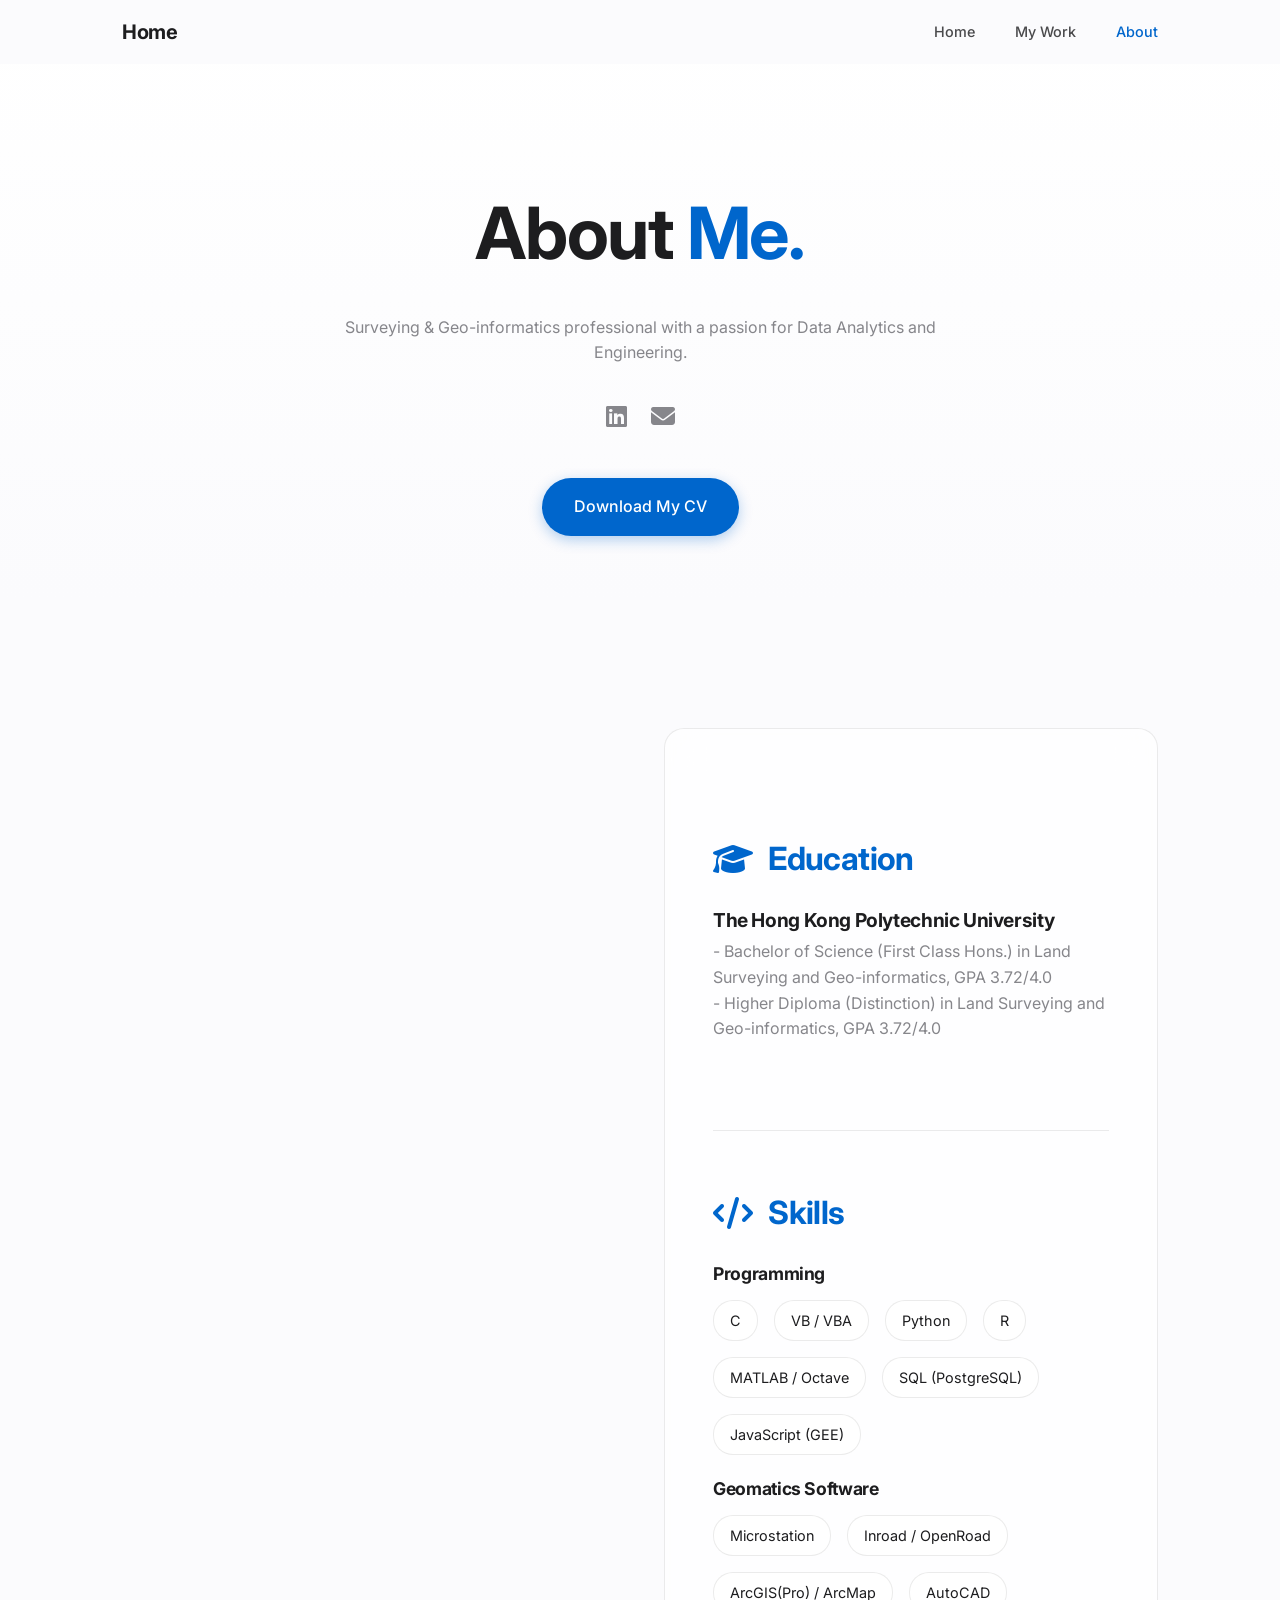
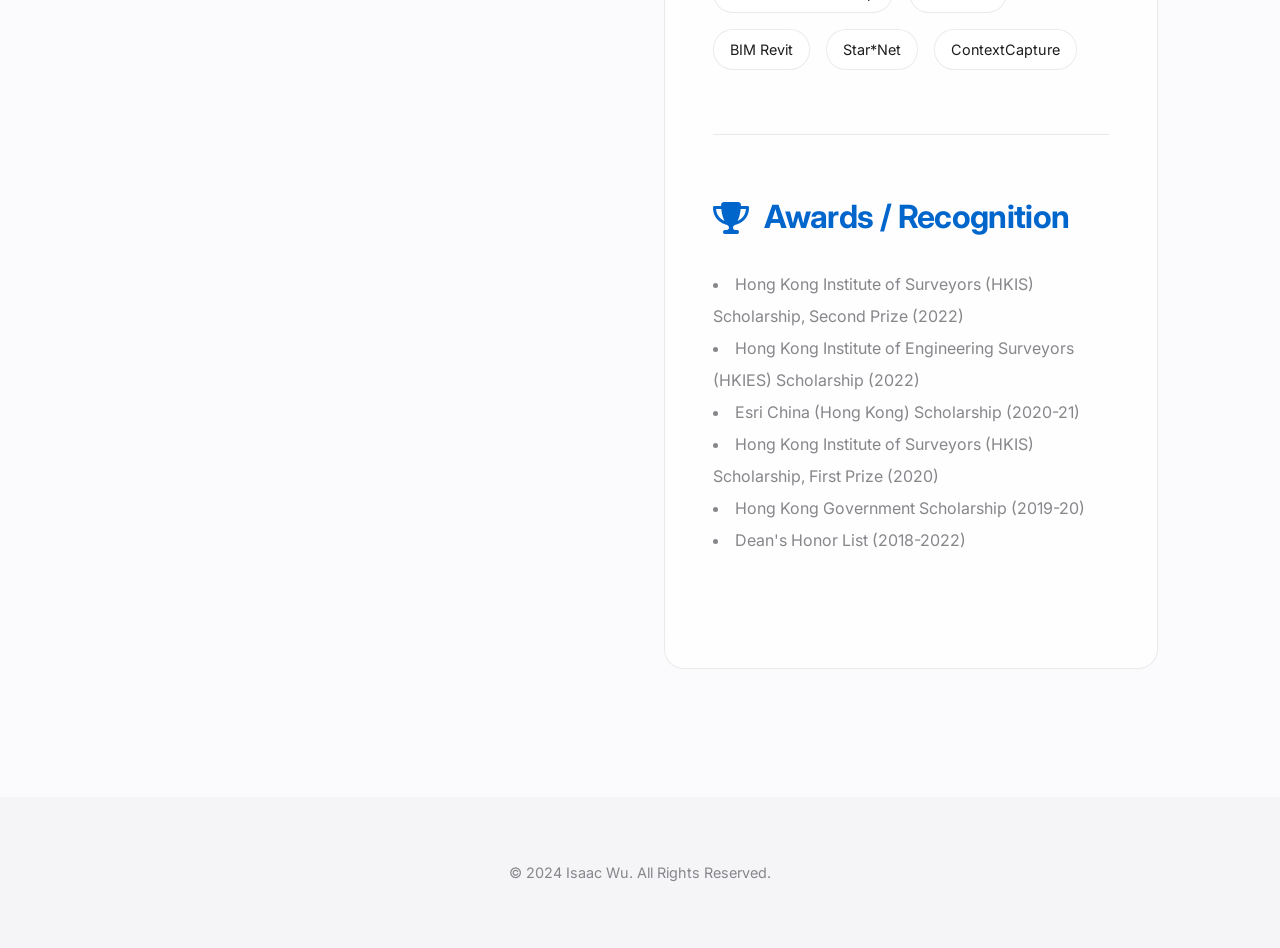
<file: about.html>
<!DOCTYPE html>
<html lang="en">

<head>
    <meta charset="UTF-8">
    <meta name="viewport" content="width=device-width, initial-scale=1.0">
    <title>About - Isaac Wu</title>
    <!-- CSS -->
    <link rel="stylesheet" href="css/style.css">
    <!-- FontAwesome for icons -->
    <link rel="stylesheet" href="https://cdnjs.cloudflare.com/ajax/libs/font-awesome/6.4.0/css/all.min.css">
    <style>
        .about-header {
            padding: 12rem 0 4rem;
            text-align: center;
            background: linear-gradient(to bottom, var(--bg-secondary), var(--bg-primary));
        }

        .resume-section {
            padding: 4rem 0;
            border-bottom: 1px solid var(--border-color);
        }

        .resume-section:last-child {
            border-bottom: none;
        }

        .resume-title {
            font-size: 2rem;
            color: var(--accent-primary);
            margin-bottom: 2rem;
            display: flex;
            align-items: center;
            gap: 1rem;
        }

        .skills-list {
            display: flex;
            flex-wrap: wrap;
            gap: 1rem;
        }

        .skill-tag {
            background: var(--bg-secondary);
            border: 1px solid var(--border-color);
            padding: 0.5rem 1rem;
            border-radius: 20px;
            font-size: 0.9rem;
            transition: all 0.3s ease;
        }

        .skill-tag:hover {
            border-color: var(--accent-primary);
            background: rgba(59, 130, 246, 0.1);
            transform: translateY(-2px);
        }

        .about-image {
            width: 100%;
            border-radius: 16px;
            margin-bottom: 2rem;
            border: 1px solid var(--border-color);
        }

        .social-links {
            display: flex;
            gap: 1.5rem;
            margin-top: 2rem;
        }

        .social-link {
            font-size: 1.5rem;
            color: var(--text-secondary);
            transition: color 0.3s ease;
        }

        .social-link:hover {
            color: var(--accent-primary);
        }
    </style>
</head>

<body>

    <!-- Navigation -->
    <nav>
        <div class="container nav-content">
            <a href="index.html" class="logo">Home</a>
            <ul class="nav-links">
                <li><a href="index.html">Home</a></li>
                <li><a href="my-work.html">My Work</a></li>
                <li><a href="about.html" class="active">About</a></li>
            </ul>
        </div>
    </nav>

    <!-- Header -->
    <header class="about-header fade-up visible">
        <div class="container">
            <h1 class="hero-title">About <span>Me.</span></h1>
            <p style="color: var(--text-secondary); max-width: 600px; margin: 0 auto;">Surveying & Geo-informatics
                professional with a passion for Data Analytics and Engineering.</p>
            <div class="social-links" style="justify-content: center;">
                <a href="https://www.linkedin.com/in/isaac-wu/" target="_blank" class="social-link"><i
                        class="fab fa-linkedin"></i></a>
                <a href="mailto:waiwai9943@gmail.com" class="social-link"><i class="fas fa-envelope"></i></a>
            </div>
            <br>
            <a href="https://connectpolyu-my.sharepoint.com/:b:/g/personal/20015042d_connect_polyu_hk/EROfLpJteEpLnzbAumsZRcYBcqhrGrcbzokLlEQ2Lmq2Dw?e=NAlWu9"
                target="_blank" class="btn btn-primary" style="margin-top:1rem;">Download My CV</a>
        </div>
    </header>

    <!-- Main Content -->
    <section class="section">
        <div class="container">
            <div class="grid-2">
                <div class="fade-up">
                </div>

                <div class="glass" style="padding: 3rem;">

                    <div class="resume-section fade-up">
                        <h3 class="resume-title"><i class="fas fa-graduation-cap"></i> Education</h3>
                        <div style="margin-bottom: 1.5rem;">
                            <h4 style="font-size: 1.2rem; margin-bottom:0.5rem;">The Hong Kong Polytechnic University
                            </h4>
                            <p style="color: var(--text-secondary);">- Bachelor of Science (First Class Hons.) in Land
                                Surveying and Geo-informatics, GPA 3.72/4.0</p>
                            <p style="color: var(--text-secondary);">- Higher Diploma (Distinction) in Land Surveying
                                and Geo-informatics, GPA 3.72/4.0</p>
                        </div>
                    </div>

                    <div class="resume-section fade-up">
                        <h3 class="resume-title"><i class="fas fa-code"></i> Skills</h3>
                        <div style="margin-bottom: 1.5rem;">
                            <h4 style="font-size: 1.1rem; margin-bottom: 1rem; color: var(--text-primary);">Programming
                            </h4>
                            <div class="skills-list">
                                <span class="skill-tag">C</span>
                                <span class="skill-tag">VB / VBA</span>
                                <span class="skill-tag">Python</span>
                                <span class="skill-tag">R</span>
                                <span class="skill-tag">MATLAB / Octave</span>
                                <span class="skill-tag">SQL (PostgreSQL)</span>
                                <span class="skill-tag">JavaScript (GEE)</span>
                            </div>
                        </div>
                        <div>
                            <h4 style="font-size: 1.1rem; margin-bottom: 1rem; color: var(--text-primary);">Geomatics
                                Software</h4>
                            <div class="skills-list">
                                <span class="skill-tag">Microstation</span>
                                <span class="skill-tag">Inroad / OpenRoad</span>
                                <span class="skill-tag">ArcGIS(Pro) / ArcMap</span>
                                <span class="skill-tag">AutoCAD</span>
                                <span class="skill-tag">BIM Revit</span>
                                <span class="skill-tag">Star*Net</span>
                                <span class="skill-tag">ContextCapture</span>
                            </div>
                        </div>
                    </div>

                    <div class="resume-section fade-up">
                        <h3 class="resume-title"><i class="fas fa-trophy"></i> Awards / Recognition</h3>
                        <ul style="color: var(--text-secondary); list-style-position: inside; line-height: 2;">
                            <li>Hong Kong Institute of Surveyors (HKIS) Scholarship, Second Prize (2022)</li>
                            <li>Hong Kong Institute of Engineering Surveyors (HKIES) Scholarship (2022)</li>
                            <li>Esri China (Hong Kong) Scholarship (2020-21)</li>
                            <li>Hong Kong Institute of Surveyors (HKIS) Scholarship, First Prize (2020)</li>
                            <li>Hong Kong Government Scholarship (2019-20)</li>
                            <li>Dean's Honor List (2018-2022)</li>
                        </ul>
                    </div>

                </div>
            </div>
        </div>
    </section>

    <!-- Footer -->
    <footer>
        <div class="container">
            <p>&copy; 2024 Isaac Wu. All Rights Reserved.</p>
        </div>
    </footer>

    <!-- JS -->
    <script src="js/main.js"></script>
</body>

</html>
</file>
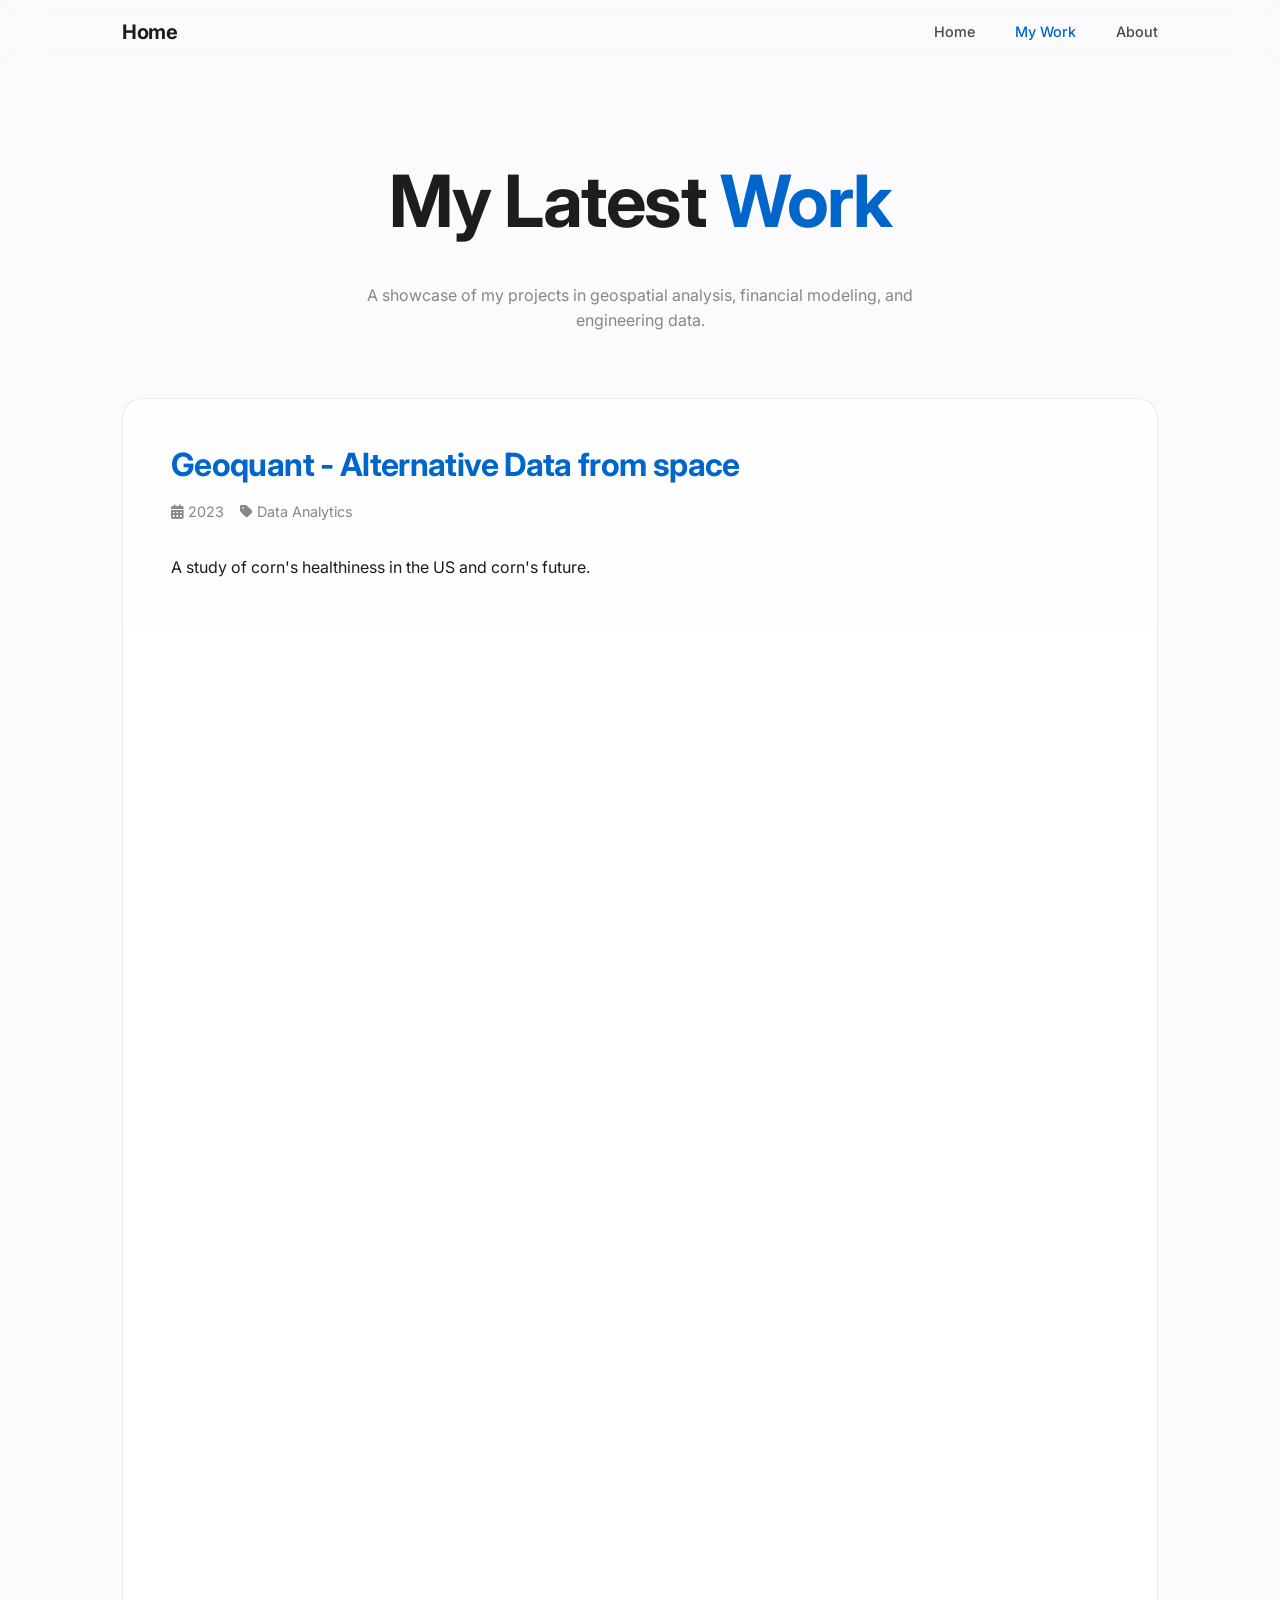
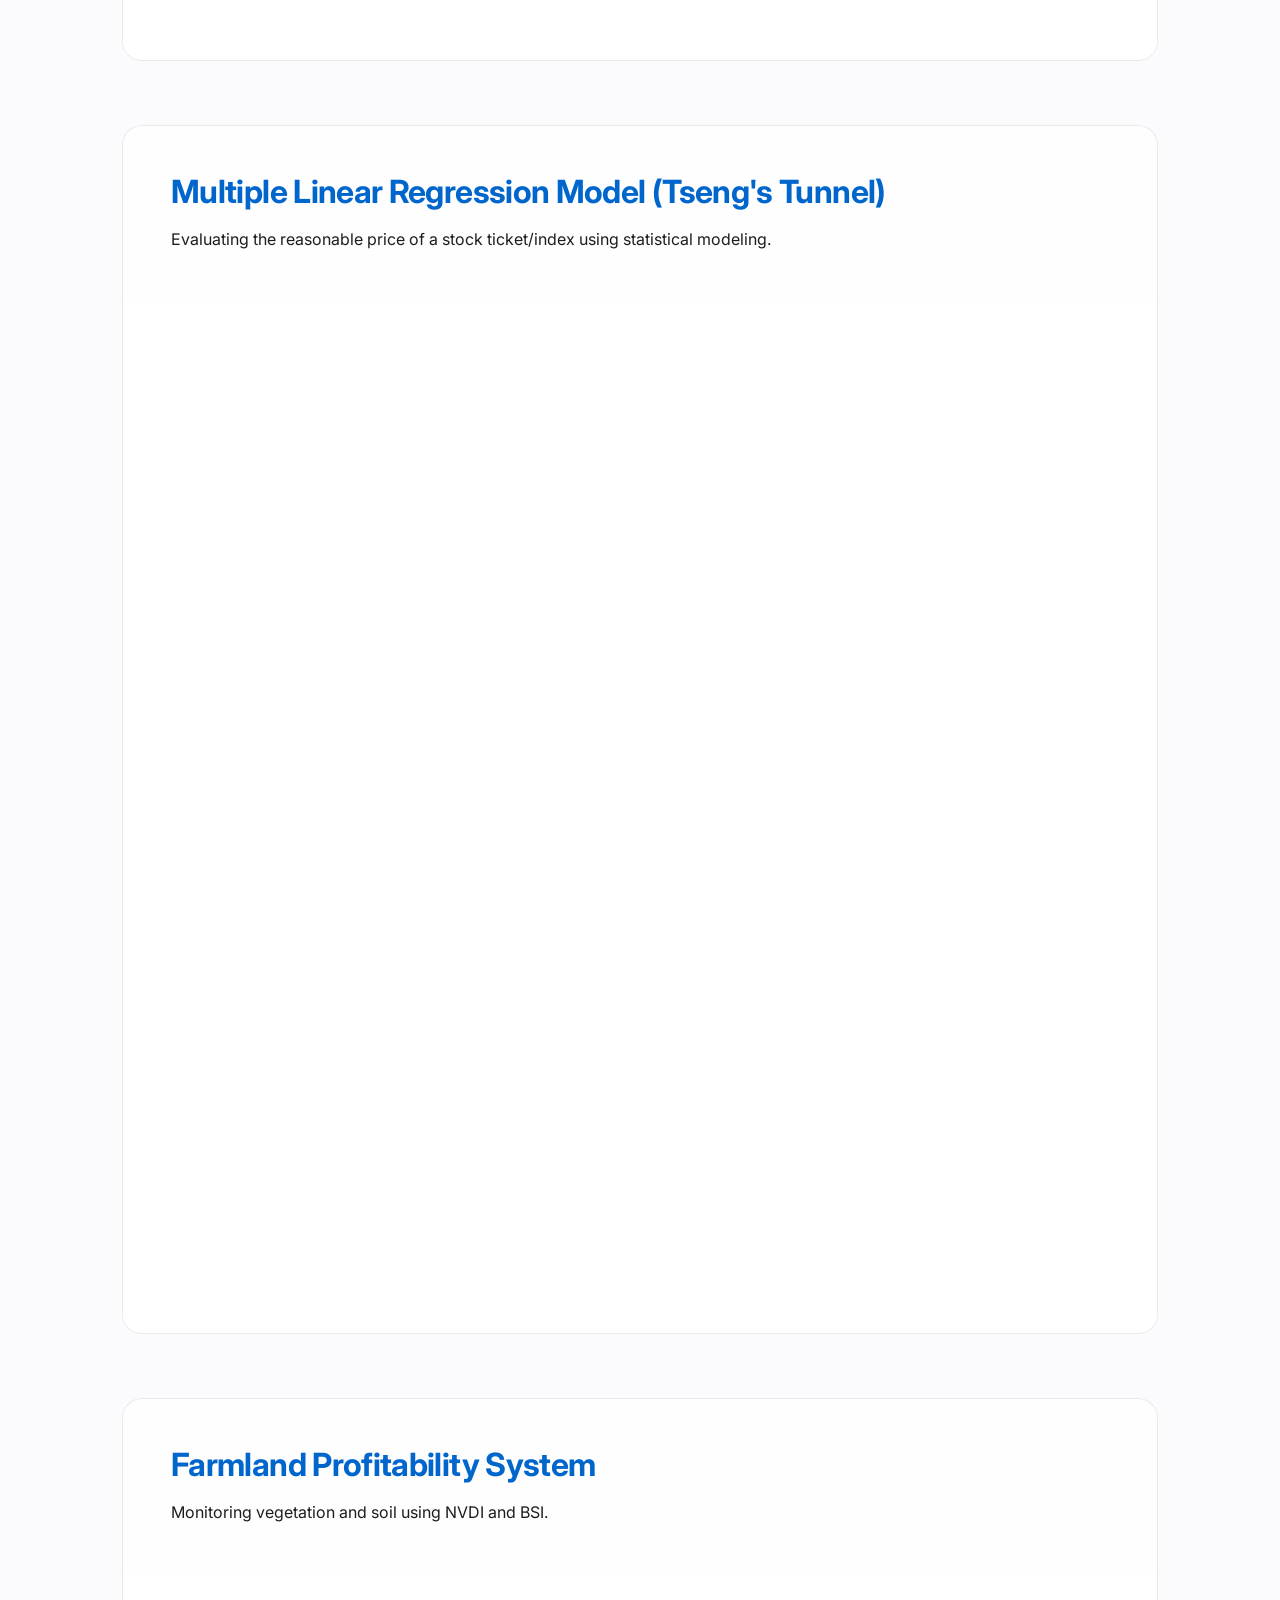
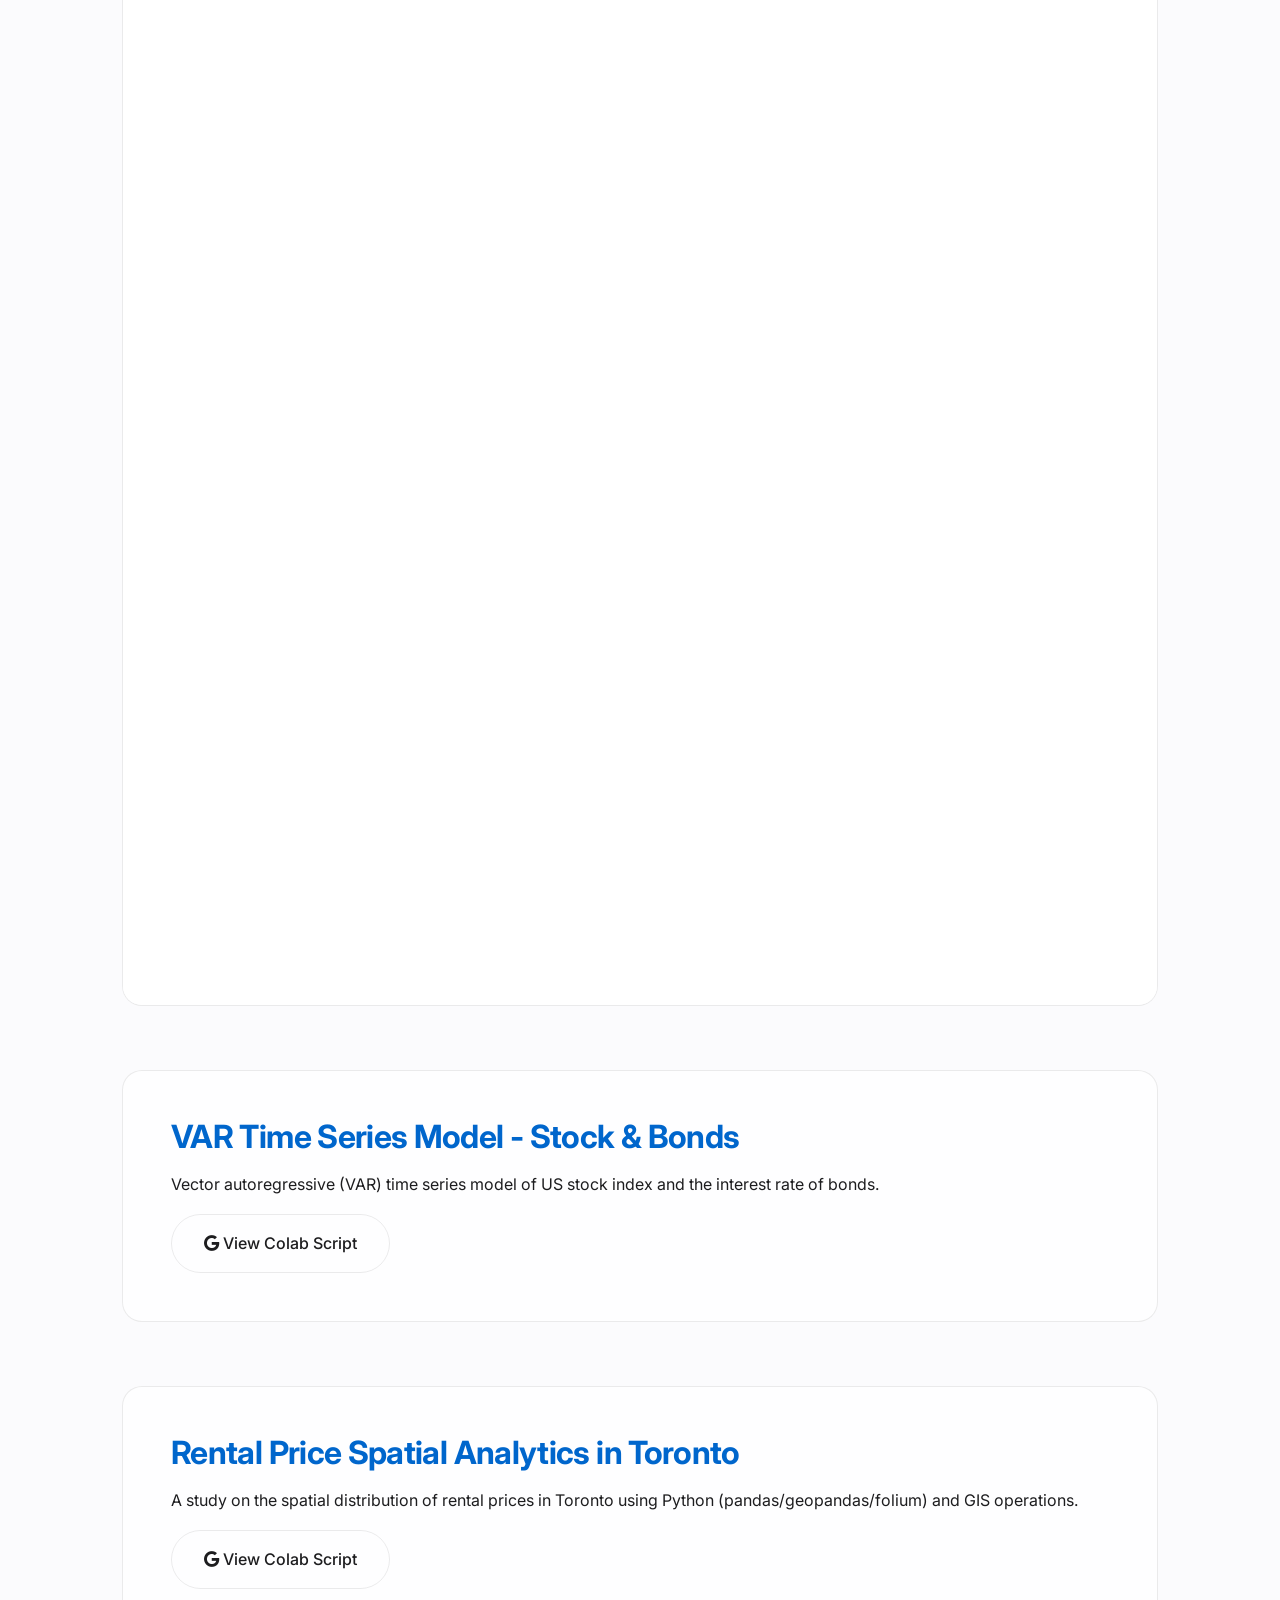
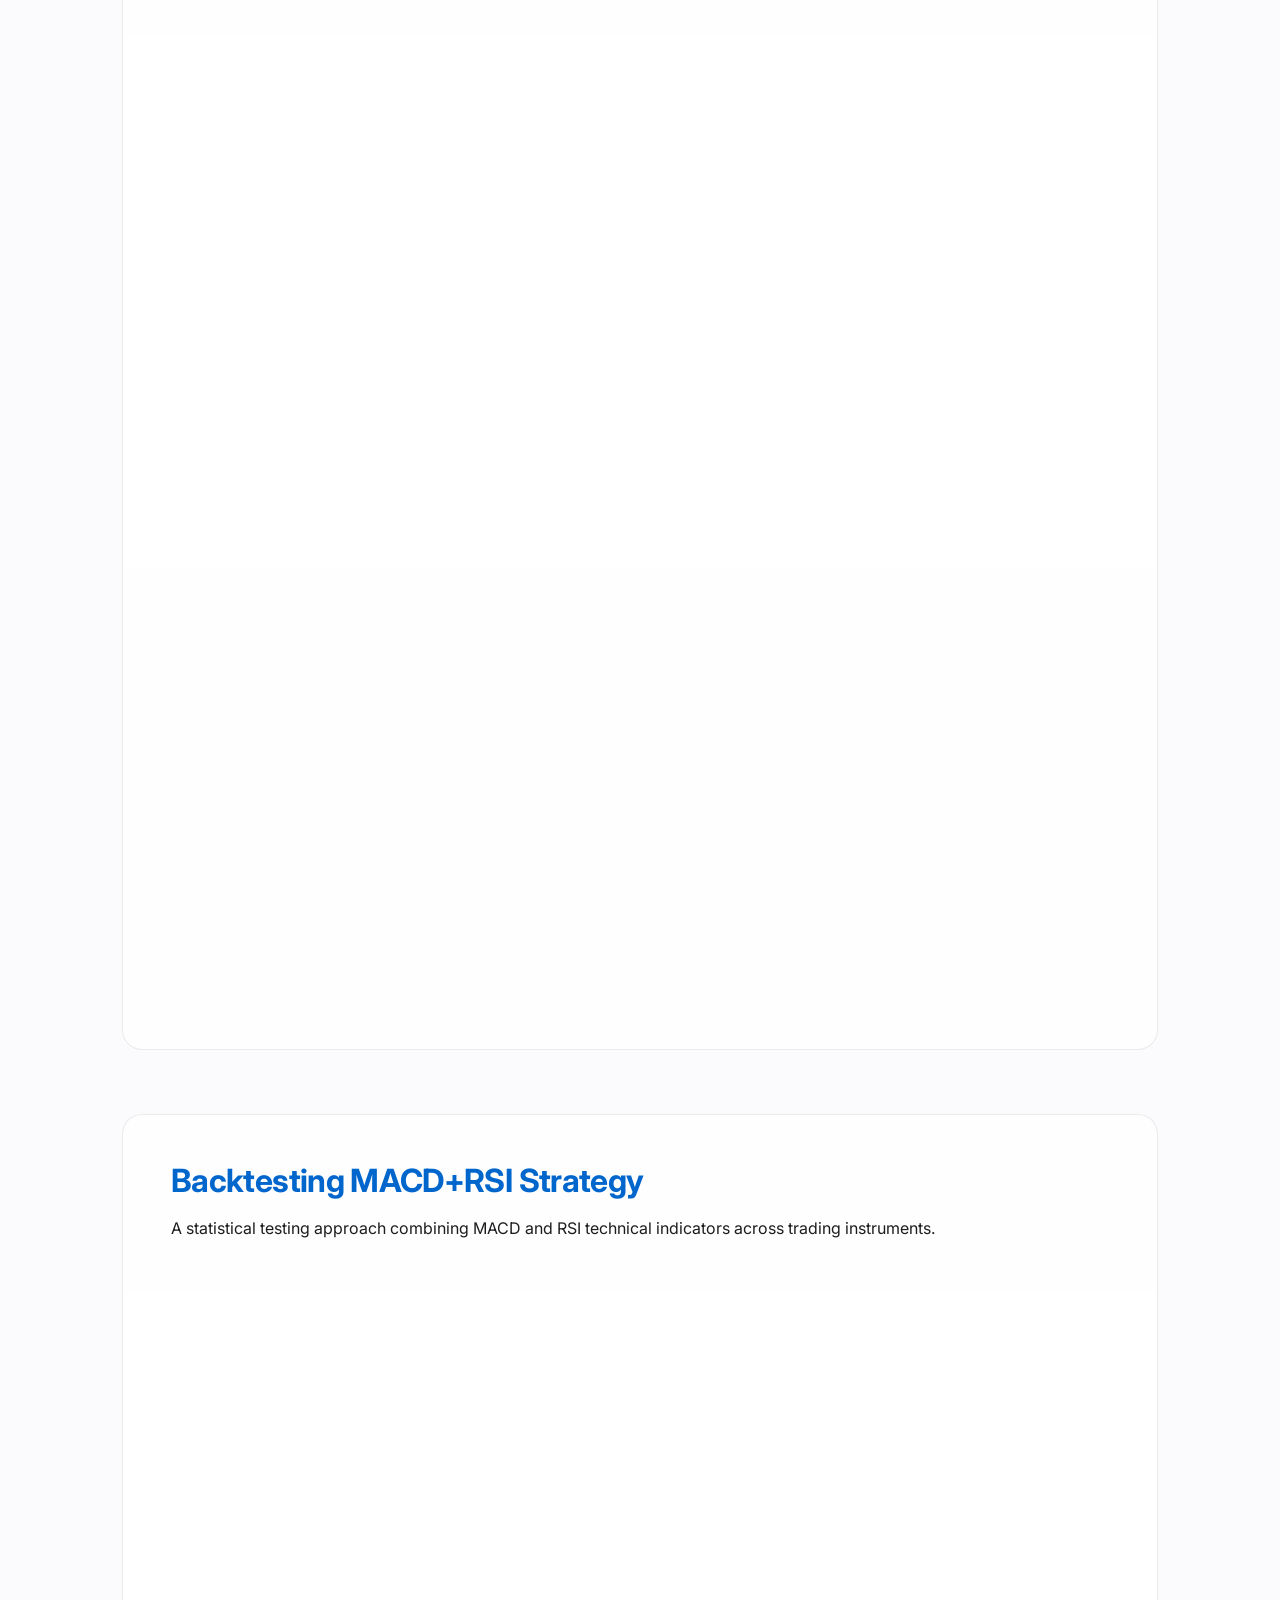
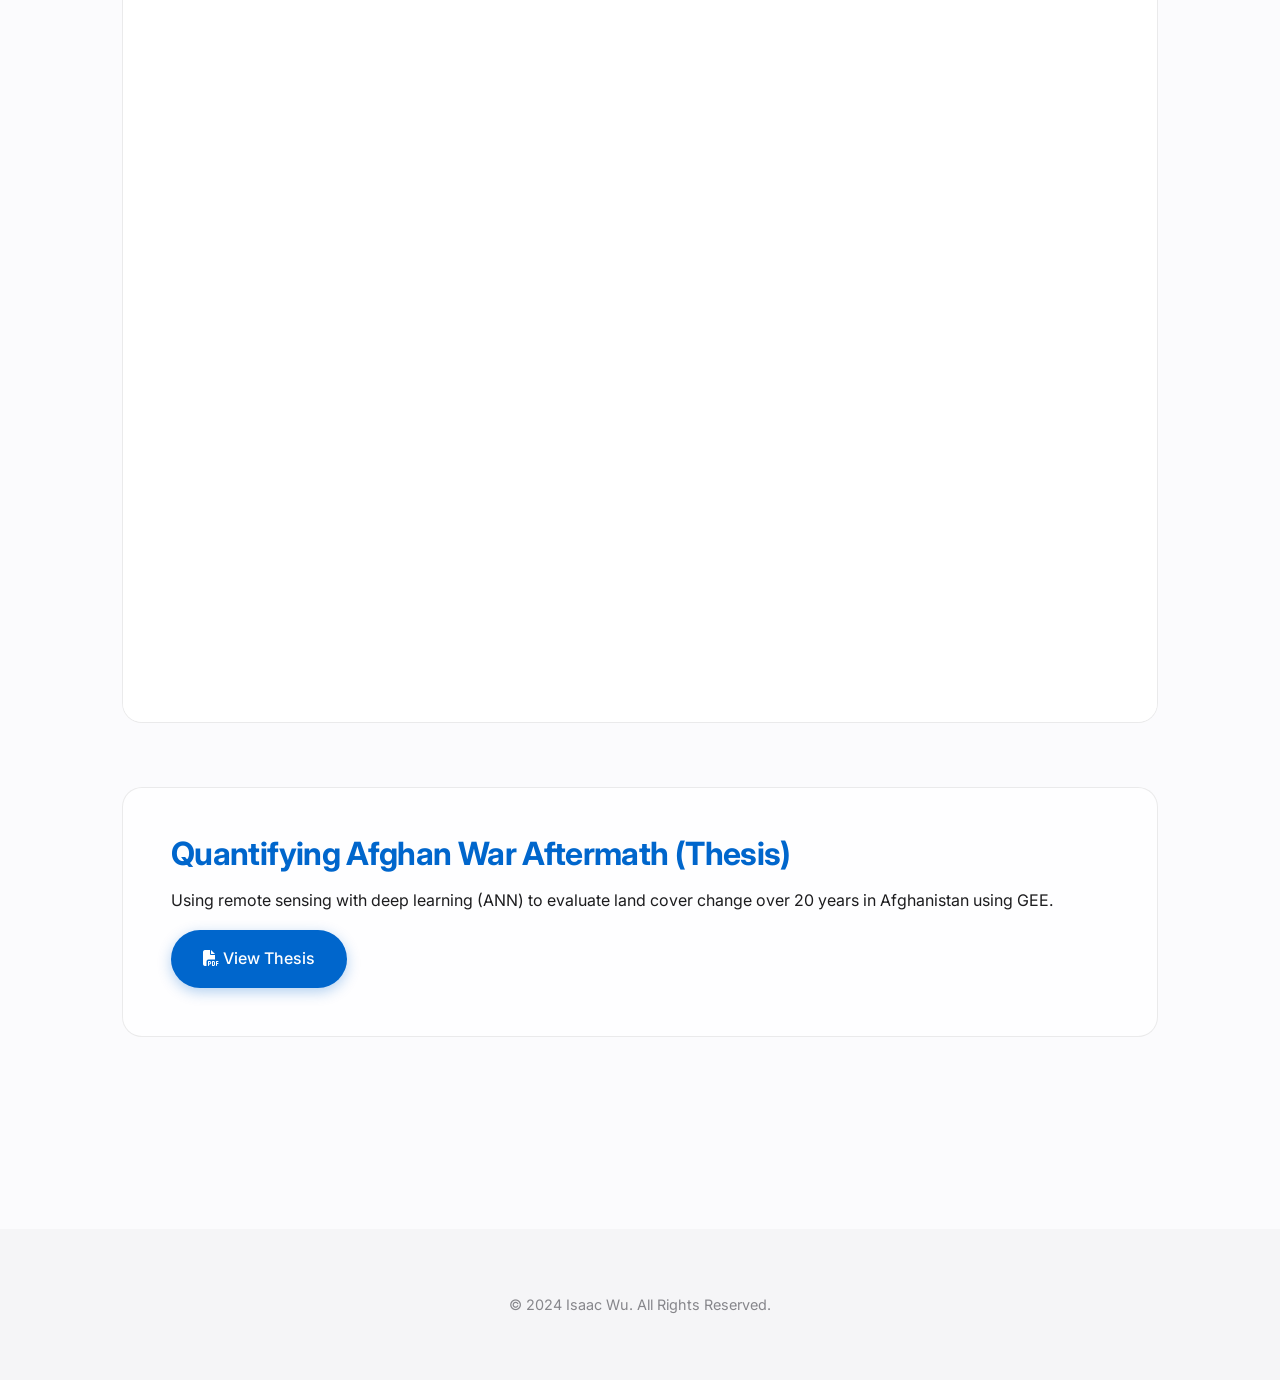
<file: my-work.html>
<!DOCTYPE html>
<html lang="en">

<head>
    <meta charset="UTF-8">
    <meta name="viewport" content="width=device-width, initial-scale=1.0">
    <title>My Work - Isaac Wu</title>
    <!-- CSS -->
    <link rel="stylesheet" href="css/style.css">
    <!-- FontAwesome for icons -->
    <link rel="stylesheet" href="https://cdnjs.cloudflare.com/ajax/libs/font-awesome/6.4.0/css/all.min.css">
    <style>
        .work-header {
            padding: 10rem 0 4rem;
            text-align: center;
        }

        .project-card {
            background: var(--bg-glass);
            border: 1px solid var(--border-color);
            border-radius: 20px;
            overflow: hidden;
            margin-bottom: 4rem;
            transition: all 0.4s ease;
        }

        .project-card:hover {
            box-shadow: var(--shadow-lg);
            border-color: rgba(255, 255, 255, 0.2);
            transform: translateY(-5px);
        }

        .project-content {
            padding: 3rem;
        }

        .project-title {
            font-size: 2rem;
            color: var(--accent-primary);
            margin-bottom: 1rem;
        }

        .project-meta {
            display: flex;
            align-items: center;
            gap: 1rem;
            margin-bottom: 2rem;
            color: var(--text-secondary);
            font-size: 0.9rem;
        }

        .media-container {
            width: 100%;
            background: var(--bg-secondary);
            position: relative;
            padding: 1rem;
        }

        .iframe-wrapper {
            width: 100%;
            height: 1000px;
            border-radius: 12px;
            overflow: hidden;
        }

        .iframe-wrapper iframe {
            width: 100%;
            height: 100%;
            border: none;
        }

        .project-gallery {
            display: grid;
            grid-template-columns: repeat(auto-fit, minmax(300px, 1fr));
            gap: 1.5rem;
            margin-top: 2rem;
            padding: 0 3rem 3rem;
        }

        .gallery-img {
            width: 100%;
            height: 250px;
            object-fit: cover;
            border-radius: 12px;
            transition: transform 0.3s;
            cursor: pointer;
            border: 1px solid rgba(255, 255, 255, 0.1);
        }

        .gallery-img:hover {
            transform: scale(1.03);
            border-color: var(--accent-primary);
        }

        .split-project {
            display: grid;
            grid-template-columns: 1fr 1fr;
            gap: 2rem;
            padding: 0 3rem 3rem;
        }

        @media (max-width: 768px) {
            .split-project {
                grid-template-columns: 1fr;
            }

            .project-content {
                padding: 2rem;
            }
        }
    </style>
</head>

<body>

    <!-- Navigation -->
    <nav>
        <div class="container nav-content">
            <a href="index.html" class="logo">Home</a>
            <ul class="nav-links">
                <li><a href="index.html">Home</a></li>
                <li><a href="my-work.html" class="active">My Work</a></li>
                <li><a href="about.html">About</a></li>
            </ul>
        </div>
    </nav>

    <!-- Header -->
    <header class="work-header fade-up visible">
        <div class="container">
            <h1 class="hero-title">My Latest <span>Work</span></h1>
            <p style="color: var(--text-secondary); max-width: 600px; margin: 0 auto;">A showcase of my projects in
                geospatial analysis, financial modeling, and engineering data.</p>
        </div>
    </header>

    <!-- Main Content -->
    <section class="section" style="padding-top: 0;">
        <div class="container">

            <!-- Project 1 -->
            <div class="project-card fade-up">
                <div class="project-content">
                    <h2 class="project-title">Geoquant - Alternative Data from space</h2>
                    <div class="project-meta">
                        <span><i class="fas fa-calendar-alt"></i> 2023</span>
                        <span><i class="fas fa-tag"></i> Data Analytics</span>
                    </div>
                    <p>A study of corn's healthiness in the US and corn's future.</p>
                </div>
                <div class="media-container">
                    <div class="iframe-wrapper">
                        <iframe src="https://geoquant-575923250281.us-central1.run.app"
                            title="choropleth map of mean price" scrolling="no"></iframe>
                    </div>
                </div>
            </div>

            <!-- Project 2 -->
            <div class="project-card fade-up">
                <div class="project-content">
                    <h2 class="project-title">Multiple Linear Regression Model (Tseng's Tunnel)</h2>
                    <p>Evaluating the reasonable price of a stock ticket/index using statistical modeling.</p>
                </div>
                <div class="media-container">
                    <div class="iframe-wrapper">
                        <iframe src="https://stocklinear-152860377095.us-east1.run.app/" title="Stock Linear Model"
                            scrolling="no"></iframe>
                    </div>
                </div>
            </div>

            <!-- Project 3 -->
            <div class="project-card fade-up">
                <div class="project-content">
                    <h2 class="project-title">Farmland Profitability System</h2>
                    <p>Monitoring vegetation and soil using NVDI and BSI.</p>
                </div>
                <div class="media-container">
                    <div class="iframe-wrapper">
                        <iframe src="https://agriapp-152860377095.us-east1.run.app/" title="Agri App"
                            scrolling="no"></iframe>
                    </div>
                </div>
            </div>

            <!-- Project 4 -->
            <div class="project-card fade-up">
                <div class="project-content">
                    <h2 class="project-title">VAR Time Series Model - Stock & Bonds</h2>
                    <p>Vector autoregressive (VAR) time series model of US stock index and the interest rate of bonds.
                    </p>
                    <a href="https://colab.research.google.com/drive/1GThfFIhEUzNMC79-MteUqe0tQYx64VZ1?usp=sharing"
                        target="_blank" class="btn btn-outline" style="margin-top: 1rem;"><i class="fab fa-google"></i>
                        View Colab Script</a>
                </div>
            </div>

            <!-- Project 5 -->
            <div class="project-card fade-up">
                <div class="project-content">
                    <h2 class="project-title">Rental Price Spatial Analytics in Toronto</h2>
                    <p>A study on the spatial distribution of rental prices in Toronto using Python
                        (pandas/geopandas/folium) and GIS operations.</p>
                    <a href="https://colab.research.google.com/drive/1Vc2fJUd4onDW4eT9nH4hYIL2P0DgqhCk?usp=sharing"
                        target="_blank" class="btn btn-outline" style="margin-top: 1rem;"><i class="fab fa-google"></i>
                        View Colab Script</a>
                </div>
                <div class="media-container">
                    <div class="iframe-wrapper" style="height: 500px;">
                        <iframe src="https://waiwai9943.github.io/gis_web_private/heatmap.html"
                            title="Heatmap of rental in Toronto" scrolling="no"></iframe>
                    </div>
                </div>
                <div class="split-project" style="margin-top: 2rem;">
                    <div class="iframe-wrapper" style="height: 400px;">
                        <iframe src="https://waiwai9943.github.io/gis_web_private/choropleth.html"
                            title="Choropleth map" scrolling="no"></iframe>
                    </div>
                    <div class="iframe-wrapper" style="height: 400px;">
                        <iframe src="https://waiwai9943.github.io/gis_web_private/lisa.html" title="LISA"
                            scrolling="no"></iframe>
                    </div>
                </div>
            </div>

            <!-- Project 6 -->
            <div class="project-card fade-up">
                <div class="project-content">
                    <h2 class="project-title">Backtesting MACD+RSI Strategy</h2>
                    <p>A statistical testing approach combining MACD and RSI technical indicators across trading
                        instruments.</p>
                </div>
                <div class="media-container">
                    <div class="iframe-wrapper" style="height: 1000px;">
                        <iframe src="https://waiwai9943.github.io/gis_web_private/MACDcross_RSI.html"
                            title="MACD+RSI Strategy" scrolling="no"></iframe>
                    </div>
                </div>
            </div>

            <!-- Project 7 -->
            <div class="project-card fade-up">
                <div class="project-content">
                    <h2 class="project-title">Quantifying Afghan War Aftermath (Thesis)</h2>
                    <p>Using remote sensing with deep learning (ANN) to evaluate land cover change over 20 years in
                        Afghanistan using GEE.</p>
                    <a href="https://connectpolyu-my.sharepoint.com/:b:/g/personal/20015042d_connect_polyu_hk/Ed6OVlSYVx1HvQDWzr6zl0QBKt3KtK1q1wtGBBVtdc-V_A?e=NXPYge"
                        target="_blank" class="btn btn-primary" style="margin-top: 1rem;"><i
                            class="fas fa-file-pdf"></i> View Thesis</a>
                </div>
            </div>

        </div>
    </section>

    <!-- Footer -->
    <footer>
        <div class="container">
            <p>&copy; 2024 Isaac Wu. All Rights Reserved.</p>
        </div>
    </footer>

    <!-- JS -->
    <script src="js/main.js"></script>
</body>

</html>
</file>
<file: css/style.css>
/* Ultra-Modern Light Theme (Apple-esque) */
@import url('https://fonts.googleapis.com/css2?family=Inter:wght@300;400;500;600;700&display=swap');

:root {
  --bg-primary: #fbfbfd;
  --bg-secondary: #ffffff;
  --bg-glass: rgba(255, 255, 255, 0.75);
  --bg-subtle: #f5f5f7;
  --text-primary: #1d1d1f;
  --text-secondary: #86868b;
  --accent-primary: #0066cc;
  --accent-secondary: #0071e3;
  --accent-gradient: linear-gradient(135deg, var(--accent-primary), var(--accent-secondary));
  --border-color: rgba(0, 0, 0, 0.08);
  --shadow-sm: 0 4px 14px rgba(0, 0, 0, 0.04);
  --shadow-md: 0 10px 30px rgba(0, 0, 0, 0.08);
  --shadow-lg: 0 20px 40px rgba(0, 0, 0, 0.12);

  --font-main: 'Inter', -apple-system, BlinkMacSystemFont, "Segoe UI", Roboto, Helvetica, Arial, sans-serif;

  --container-width: 1100px;
  --nav-height: 64px;
}

* {
  box-sizing: border-box;
  margin: 0;
  padding: 0;
}

body {
  font-family: var(--font-main);
  background-color: var(--bg-primary);
  color: var(--text-primary);
  line-height: 1.6;
  overflow-x: hidden;
  -webkit-font-smoothing: antialiased;
  -moz-osx-font-smoothing: grayscale;
}

h1,
h2,
h3,
h4,
h5,
h6 {
  font-weight: 700;
  line-height: 1.15;
  letter-spacing: -0.02em;
}

a {
  text-decoration: none;
  color: inherit;
  transition: color 0.3s ease;
}

/* Glassmorphism Classes */
.glass {
  background: var(--bg-glass);
  backdrop-filter: blur(20px);
  -webkit-backdrop-filter: blur(20px);
  border: 1px solid var(--border-color);
  border-radius: 20px;
}

/* Container */
.container {
  max-width: var(--container-width);
  margin: 0 auto;
  padding: 0 2rem;
}

/* Navigation */
nav {
  position: fixed;
  top: 0;
  width: 100%;
  height: var(--nav-height);
  z-index: 1000;
  display: flex;
  align-items: center;
  transition: all 0.3s ease;
  background: rgba(251, 251, 253, 0.8);
  backdrop-filter: blur(20px);
  -webkit-backdrop-filter: blur(20px);
  border-bottom: 1px solid transparent;
}

nav.scrolled {
  border-bottom: 1px solid var(--border-color);
  box-shadow: 0 1px 3px rgba(0, 0, 0, 0.02);
}

.nav-content {
  display: flex;
  justify-content: space-between;
  align-items: center;
  width: 100%;
}

.logo {
  font-weight: 700;
  font-size: 1.25rem;
  letter-spacing: -0.5px;
  color: var(--text-primary);
}

.nav-links {
  display: flex;
  gap: 2.5rem;
  list-style: none;
}

.nav-links a {
  font-weight: 500;
  font-size: 0.9rem;
  color: var(--text-primary);
  opacity: 0.8;
}

.nav-links a:hover,
.nav-links a.active {
  opacity: 1;
  color: var(--accent-primary);
}

/* Hero Section */
.hero {
  min-height: 100vh;
  display: flex;
  align-items: center;
  position: relative;
  padding-top: var(--nav-height);
  background: var(--bg-primary);
  overflow: hidden;
}

.hero-bg {
  display: none;
  /* Removed background image for a cleaner look */
}

.hero-overlay {
  display: none;
}

.hero-content {
  max-width: 900px;
  margin: 0 auto;
  text-align: center;
}

.hero-subtitle {
  font-size: 1.1rem;
  color: var(--text-secondary);
  margin-bottom: 1.5rem;
  display: block;
  font-weight: 500;
  letter-spacing: 1px;
  text-transform: uppercase;
}

.hero-title {
  font-size: 4.5rem;
  margin-bottom: 2.5rem;
  color: var(--text-primary);
}

.hero-title span {
  color: var(--accent-primary);
}

/* Buttons */
.btn {
  display: inline-block;
  padding: 1rem 2rem;
  border-radius: 30px;
  font-weight: 500;
  font-size: 1rem;
  cursor: pointer;
  transition: all 0.3s ease;
  border: none;
}

.btn-primary {
  background: var(--accent-primary);
  color: white;
  box-shadow: 0 4px 14px rgba(0, 102, 204, 0.3);
}

.btn-primary:hover {
  background: var(--accent-secondary);
  transform: translateY(-2px);
  box-shadow: 0 6px 20px rgba(0, 102, 204, 0.4);
}

.btn-outline {
  background: transparent;
  color: var(--text-primary);
  border: 1px solid var(--border-color);
}

.btn-outline:hover {
  background: var(--bg-subtle);
  border-color: var(--text-secondary);
}

.btn-group {
  display: flex;
  gap: 1rem;
  justify-content: center;
}

/* Sections */
.section {
  padding: 8rem 0;
}

.section-title {
  font-size: 3rem;
  margin-bottom: 4rem;
  text-align: center;
}

.section-title span {
  color: var(--accent-primary);
}

/* Bio/About Section */
.bio-grid {
  display: grid;
  grid-template-columns: 1fr 1.5fr;
  gap: 5rem;
  align-items: center;
}

.bio-image {
  border-radius: 24px;
  overflow: hidden;
  box-shadow: var(--shadow-lg);
}

.bio-image img {
  width: 100%;
  height: auto;
  display: block;
}

.bio-text p {
  color: var(--text-secondary);
  font-size: 1.2rem;
  margin-bottom: 1.8rem;
}

/* Cards */
.card {
  padding: 3rem;
  background: var(--bg-secondary);
  border-radius: 24px;
  border: 1px solid var(--border-color);
  box-shadow: var(--shadow-sm);
  transition: box-shadow 0.3s ease, border-color 0.3s ease;
}

.card:hover {
  box-shadow: var(--shadow-md);
}

/* Grid Layouts */
.grid-2 {
  display: grid;
  grid-template-columns: repeat(2, 1fr);
  gap: 3rem;
}

.grid-3 {
  display: grid;
  grid-template-columns: repeat(3, 1fr);
  gap: 2rem;
}

/* Work Item iframe containers */
.iframe-container {
  width: 100%;
  border-radius: 16px;
  overflow: hidden;
  background: var(--bg-subtle);
  border: 1px solid var(--border-color);
  height: 600px;
}

.iframe-container iframe {
  width: 100%;
  height: 100%;
  border: none;
}

/* Animations */
.fade-up {
  opacity: 0;
  transform: translateY(40px);
  transition: opacity 1s cubic-bezier(0.16, 1, 0.3, 1), transform 1s cubic-bezier(0.16, 1, 0.3, 1);
}

.fade-up.visible {
  opacity: 1;
  transform: translateY(0);
}

/* Footer */
footer {
  padding: 4rem 0;
  text-align: center;
  background: var(--bg-subtle);
}

footer p {
  color: var(--text-secondary);
  font-size: 0.9rem;
}

/* Responsive */
@media (max-width: 768px) {
  .bio-grid {
    grid-template-columns: 1fr;
    gap: 3rem;
  }

  .grid-2,
  .grid-3 {
    grid-template-columns: 1fr;
  }

  .hero-title {
    font-size: 3rem;
  }

  .nav-links {
    display: none;
  }
}
</file>
